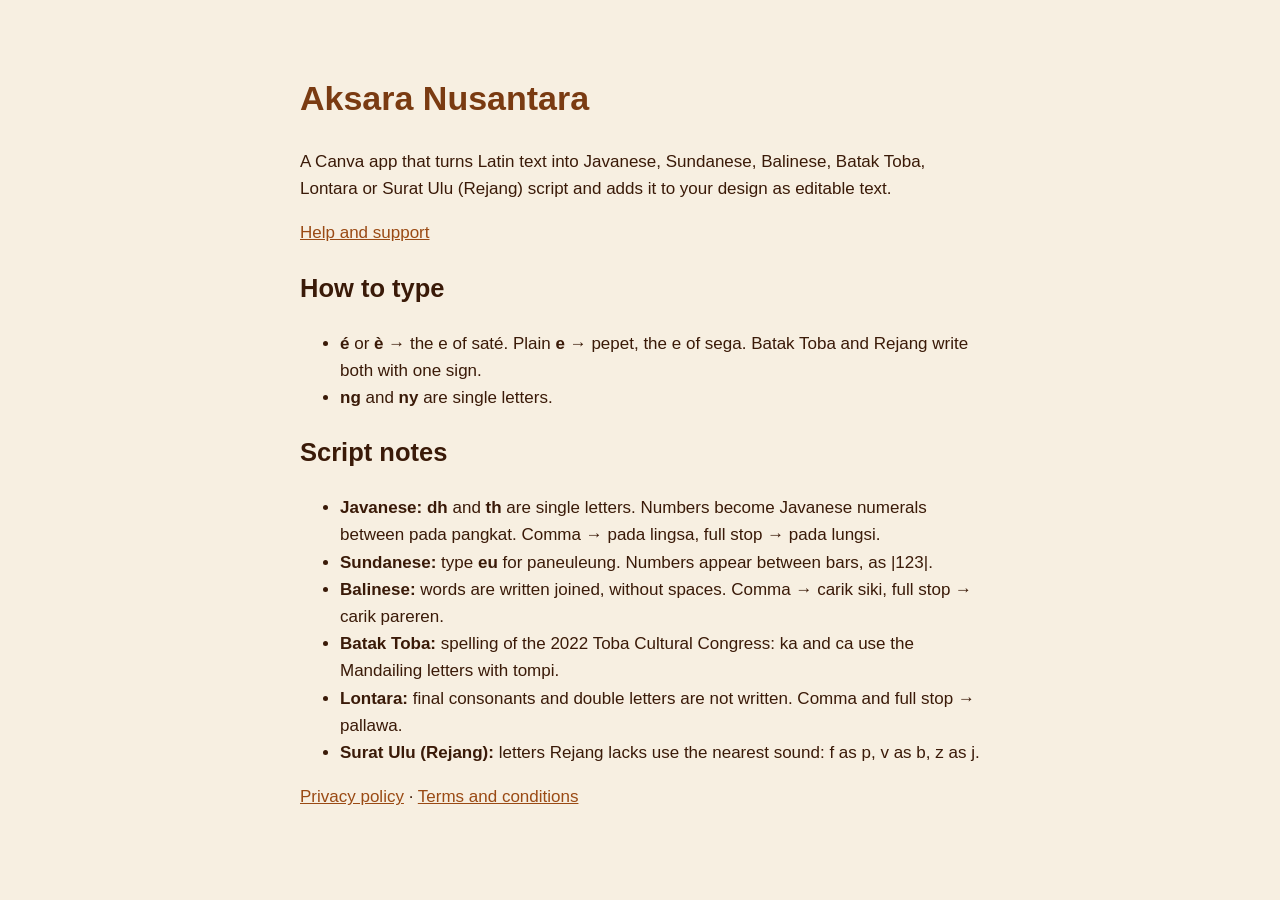
<file: index.html>
<!doctype html>
<html lang="en">
  <head>
    <meta charset="utf-8" />
    <meta name="viewport" content="width=device-width, initial-scale=1" />
    <title>Aksara Nusantara for Canva</title>
    <link rel="stylesheet" href="style.css" />
  </head>
  <body>
    <main>
      <h1>Aksara Nusantara</h1>
      <p>
        A Canva app that turns Latin text into Javanese, Sundanese, Balinese,
        Batak Toba, Lontara or Surat Ulu (Rejang) script and adds it to your
        design as editable text.
      </p>

      <p><a href="support.html">Help and support</a></p>

      <h2>How to type</h2>
      <ul>
        <li><b>é</b> or <b>è</b> → the e of saté. Plain <b>e</b> → pepet, the e of sega. Batak Toba and Rejang write both with one sign.</li>
        <li><b>ng</b> and <b>ny</b> are single letters.</li>
      </ul>

      <h2>Script notes</h2>
      <ul>
        <li><b>Javanese:</b> <b>dh</b> and <b>th</b> are single letters. Numbers become Javanese numerals between pada pangkat. Comma → pada lingsa, full stop → pada lungsi.</li>
        <li><b>Sundanese:</b> type <b>eu</b> for paneuleung. Numbers appear between bars, as |123|.</li>
        <li><b>Balinese:</b> words are written joined, without spaces. Comma → carik siki, full stop → carik pareren.</li>
        <li><b>Batak Toba:</b> spelling of the 2022 Toba Cultural Congress: ka and ca use the Mandailing letters with tompi.</li>
        <li><b>Lontara:</b> final consonants and double letters are not written. Comma and full stop → pallawa.</li>
        <li><b>Surat Ulu (Rejang):</b> letters Rejang lacks use the nearest sound: f as p, v as b, z as j.</li>
      </ul>

      <p>
        <a href="privacy.html">Privacy policy</a> ·
        <a href="terms.html">Terms and conditions</a>
      </p>
    </main>
  </body>
</html>
</file>
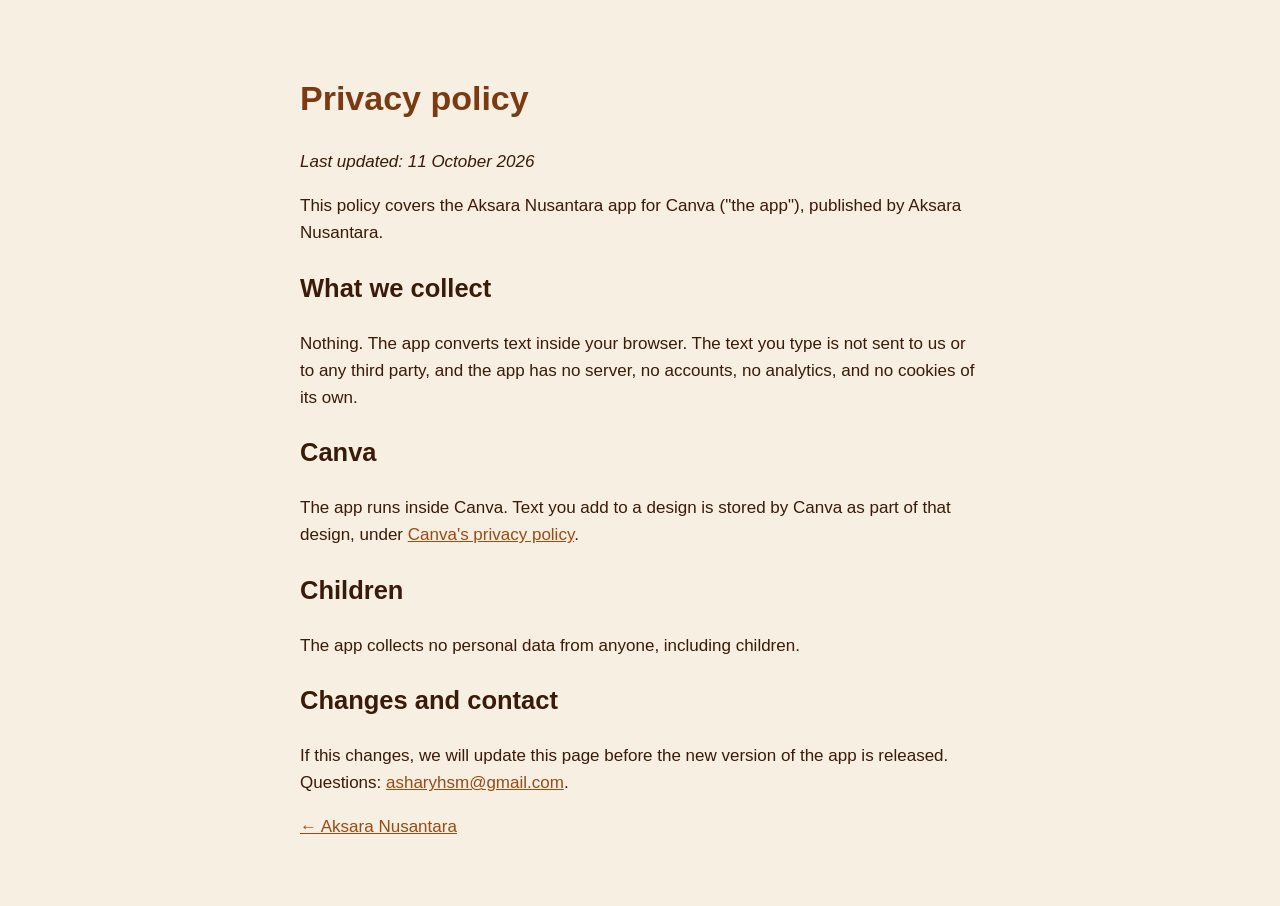
<file: privacy.html>
<!doctype html>
<html lang="en">
  <head>
    <meta charset="utf-8" />
    <meta name="viewport" content="width=device-width, initial-scale=1" />
    <title>Privacy policy · Aksara Nusantara</title>
    <link rel="stylesheet" href="style.css" />
  </head>
  <body>
    <main>
      <h1>Privacy policy</h1>
      <p><i>Last updated: 11 October 2026</i></p>
      <p>
        This policy covers the Aksara Nusantara app for Canva ("the app"),
        published by Aksara Nusantara.
      </p>

      <h2>What we collect</h2>
      <p>
        Nothing. The app converts text inside your browser. The text you type
        is not sent to us or to any third party, and the app has no server,
        no accounts, no analytics, and no cookies of its own.
      </p>

      <h2>Canva</h2>
      <p>
        The app runs inside Canva. Text you add to a design is stored by Canva
        as part of that design, under
        <a href="https://www.canva.com/policies/privacy-policy/">Canva's privacy policy</a>.
      </p>

      <h2>Children</h2>
      <p>The app collects no personal data from anyone, including children.</p>

      <h2>Changes and contact</h2>
      <p>
        If this changes, we will update this page before the new version of the
        app is released. Questions:
        <a href="mailto:asharyhsm@gmail.com">asharyhsm@gmail.com</a>.
      </p>
      <p><a href="index.html">← Aksara Nusantara</a></p>
    </main>
  </body>
</html>
</file>
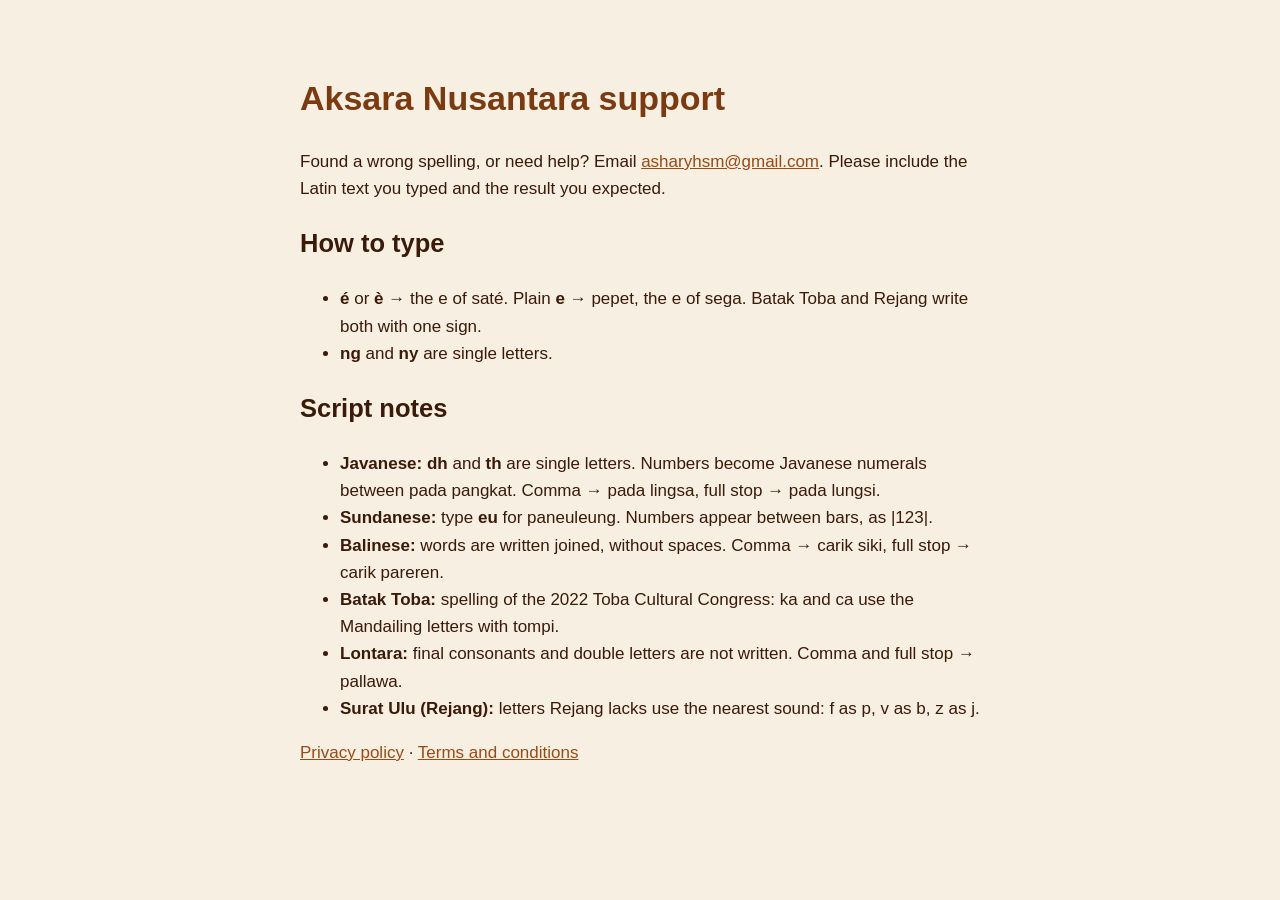
<file: support.html>
<!doctype html>
<html lang="en">
  <head>
    <meta charset="utf-8" />
    <meta name="viewport" content="width=device-width, initial-scale=1" />
    <title>Support · Aksara Nusantara</title>
    <link rel="stylesheet" href="style.css" />
  </head>
  <body>
    <main>
      <h1>Aksara Nusantara support</h1>
      <p>
        Found a wrong spelling, or need help? Email
        <a href="mailto:asharyhsm@gmail.com">asharyhsm@gmail.com</a>. Please
        include the Latin text you typed and the result you expected.
      </p>

      <h2>How to type</h2>
      <ul>
        <li><b>é</b> or <b>è</b> → the e of saté. Plain <b>e</b> → pepet, the e of sega. Batak Toba and Rejang write both with one sign.</li>
        <li><b>ng</b> and <b>ny</b> are single letters.</li>
      </ul>

      <h2>Script notes</h2>
      <ul>
        <li><b>Javanese:</b> <b>dh</b> and <b>th</b> are single letters. Numbers become Javanese numerals between pada pangkat. Comma → pada lingsa, full stop → pada lungsi.</li>
        <li><b>Sundanese:</b> type <b>eu</b> for paneuleung. Numbers appear between bars, as |123|.</li>
        <li><b>Balinese:</b> words are written joined, without spaces. Comma → carik siki, full stop → carik pareren.</li>
        <li><b>Batak Toba:</b> spelling of the 2022 Toba Cultural Congress: ka and ca use the Mandailing letters with tompi.</li>
        <li><b>Lontara:</b> final consonants and double letters are not written. Comma and full stop → pallawa.</li>
        <li><b>Surat Ulu (Rejang):</b> letters Rejang lacks use the nearest sound: f as p, v as b, z as j.</li>
      </ul>

      <p>
        <a href="privacy.html">Privacy policy</a> ·
        <a href="terms.html">Terms and conditions</a>
      </p>
    </main>
  </body>
</html>
</file>
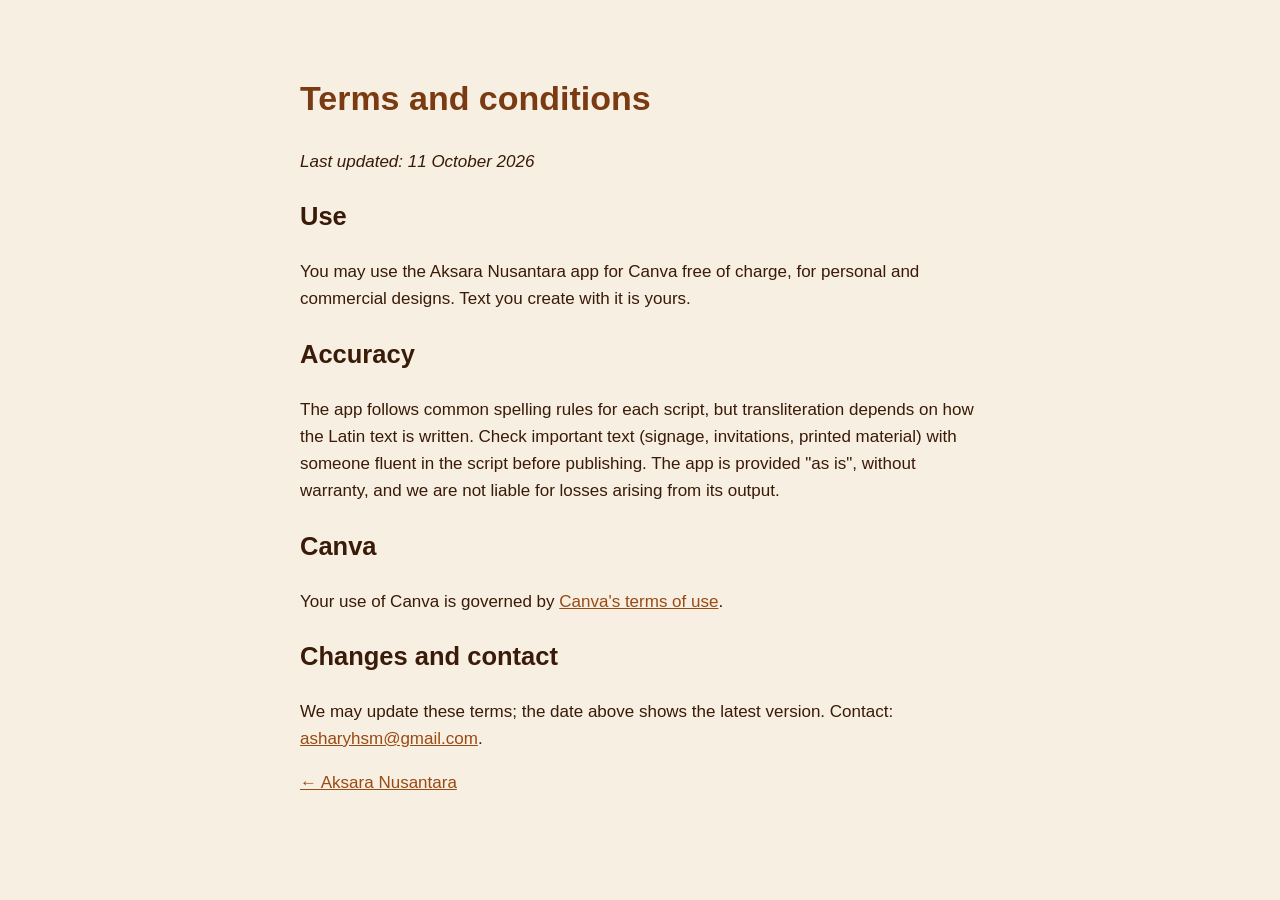
<file: terms.html>
<!doctype html>
<html lang="en">
  <head>
    <meta charset="utf-8" />
    <meta name="viewport" content="width=device-width, initial-scale=1" />
    <title>Terms and conditions · Aksara Nusantara</title>
    <link rel="stylesheet" href="style.css" />
  </head>
  <body>
    <main>
      <h1>Terms and conditions</h1>
      <p><i>Last updated: 11 October 2026</i></p>

      <h2>Use</h2>
      <p>
        You may use the Aksara Nusantara app for Canva free of charge, for
        personal and commercial designs. Text you create with it is yours.
      </p>

      <h2>Accuracy</h2>
      <p>
        The app follows common spelling rules for each script, but
        transliteration depends on how the Latin text is written. Check
        important text (signage, invitations, printed material) with someone
        fluent in the script before publishing. The app is provided "as is", without warranty,
        and we are not liable for losses arising from its output.
      </p>

      <h2>Canva</h2>
      <p>
        Your use of Canva is governed by
        <a href="https://www.canva.com/policies/terms-of-use/">Canva's terms of use</a>.
      </p>

      <h2>Changes and contact</h2>
      <p>
        We may update these terms; the date above shows the latest version.
        Contact: <a href="mailto:asharyhsm@gmail.com">asharyhsm@gmail.com</a>.
      </p>
      <p><a href="index.html">← Aksara Nusantara</a></p>
    </main>
  </body>
</html>
</file>
<file: style.css>
body {
  margin: 0;
  background: #f7efe1;
  color: #3a1a08;
  font: 17px/1.6 -apple-system, "Segoe UI", Roboto, sans-serif;
}
main {
  max-width: 680px;
  margin: 0 auto;
  padding: 48px 24px;
}
h1 {
  color: #7a3b12;
}
a {
  color: #9a4a14;
}
</file>
